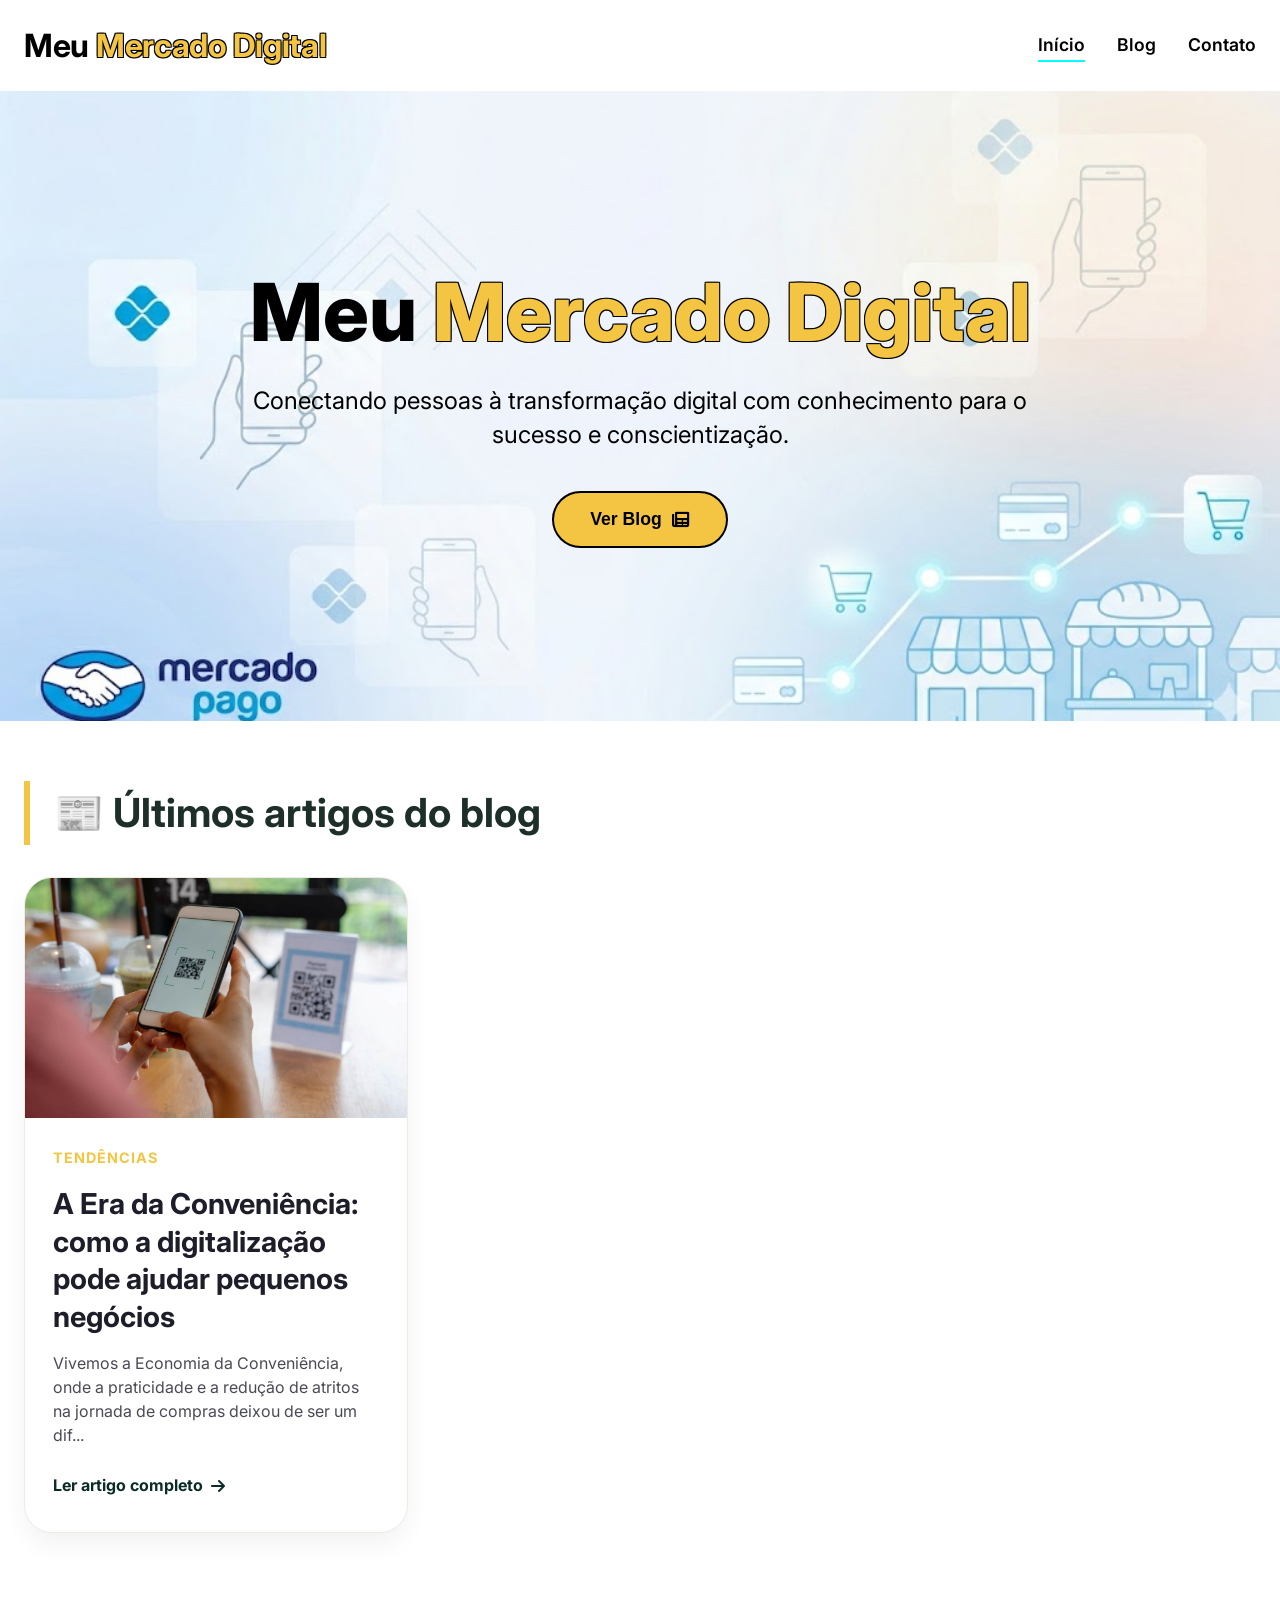
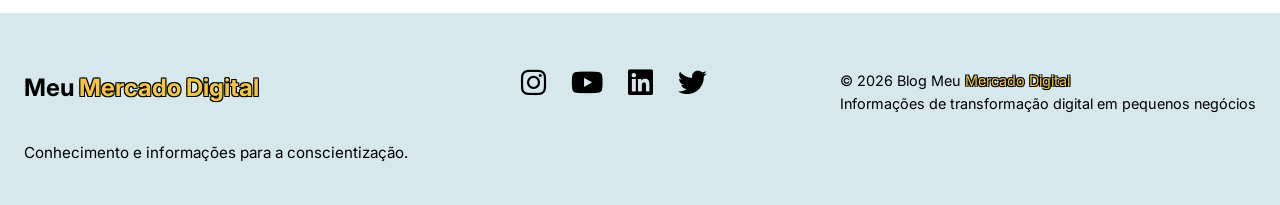
<file: index.html>
<!DOCTYPE html>
<html lang="pt-br">
<head>
    <meta charset="UTF-8">
    <meta name="viewport" content="width=device-width, initial-scale=1.0, viewport-fit=cover">
    <title>Meu Mercado Digital | Transformação Digital para Pequenos Negócios</title>
    <link rel="stylesheet" type="text/css" href="Meu_Mercado_Digital.css">
    <script src="Meu_Mercado_Digital.js" type="text/javascript" defer></script>
    <meta name="description" content="Conectando empreendedores à transformação digital com conhecimento técnico e estratégias práticas para o seu sucesso. Blog sobre Pix, Mercado Pago e digitalização.">
    <link rel="preconnect" href="https://fonts.googleapis.com">
    <link rel="preconnect" href="https://fonts.gstatic.com" crossorigin>
    <link href="https://fonts.googleapis.com/css2?family=Inter:opsz,wght@14..32,300;14..32,400;14..32,500;14..32,600;14..32,700;14..32,800&display=swap" rel="stylesheet">
    <link rel="stylesheet" href="https://cdnjs.cloudflare.com/ajax/libs/font-awesome/6.0.0-beta3/css/all.min.css">
</head>
<body>
<header class="main-header">
    <div class="container header-flex">
        <div class="logo">
            <h1>Meu <span>Mercado Digital</span></h1>
        </div>
        <nav>
            <ul class="nav-links">
                <li><a data-nav="home" class="active">Início</a></li>
                <li><a data-nav="blog">Blog</a></li>
                <li><a data-nav="contato">Contato</a></li>
            </ul>
        </nav>
    </div>
</header>

<main id="app-root">
    <!-- O conteúdo será injetado dinamicamente via JS -->
</main>

<footer class="main-footer">
    <div class="container footer-flex">
        <div class="footer-logo">
            <h3>Meu <span>Mercado Digital</span></h3>
            <p><br>Conhecimento e informações para a conscientização.</p>
        </div>
        <div class="social">
            <i class="fab fa-instagram"></i>
            <i class="fab fa-youtube"></i>
            <i class="fab fa-linkedin"></i>
            <i class="fab fa-twitter"></i>
        </div>
        <div>
            <p>© 2026 Blog Meu <span>Mercado Digital</span><br> Informações de transformação digital em pequenos negócios</p>
        </div>
    </div>
</footer>
</body>
</html>
</file>
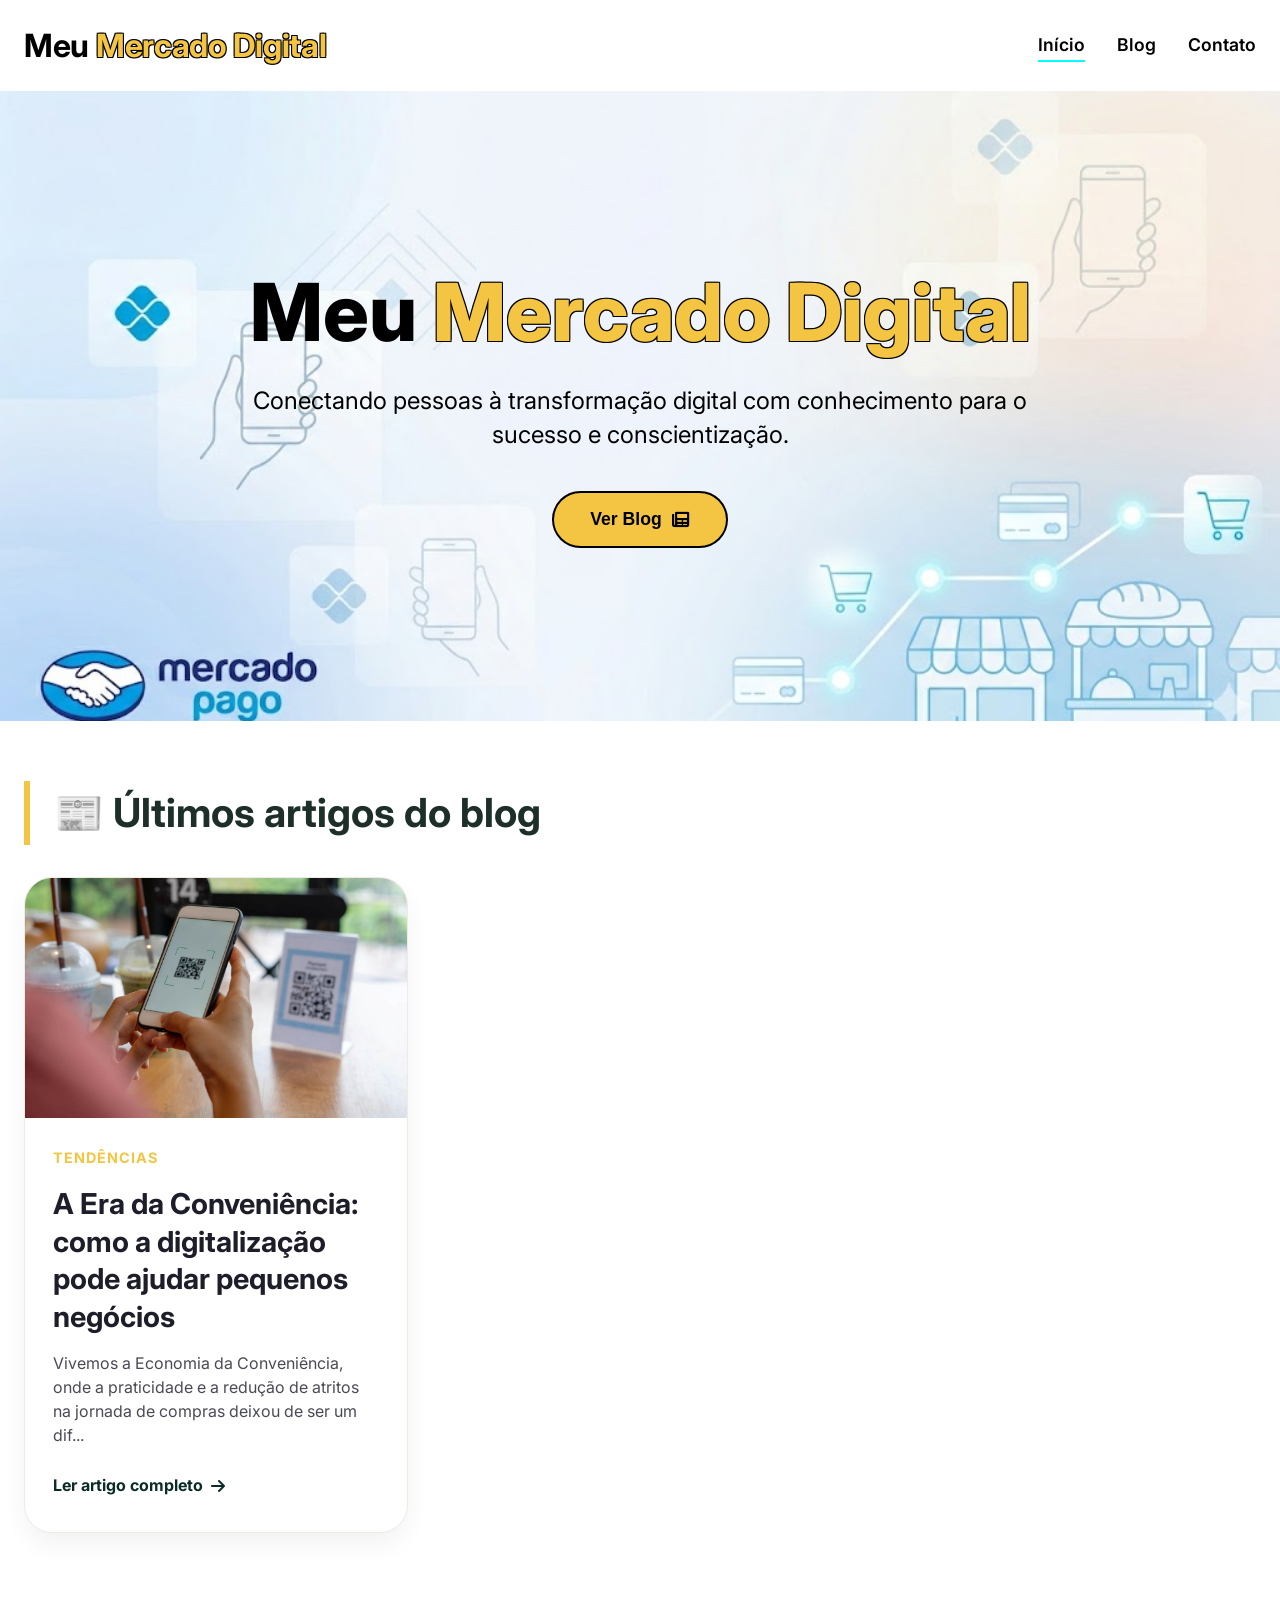
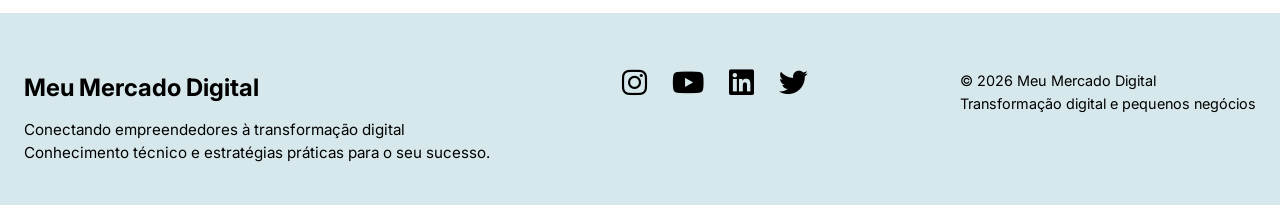
<file: Meu_Mercado_Digital.html>
<!DOCTYPE html>
<html lang="pt-br">
<head>
    <meta charset="UTF-8">
    <meta name="viewport" content="width=device-width, initial-scale=1.0, viewport-fit=cover">
    <title>Meu Mercado Digital | Transformação Digital para Pequenos Negócios</title>
    <link rel="stylesheet" type="text/css" href="Meu_Mercado_Digital.css">
    <script src="Meu_Mercado_Digital.js" type="text/javascript" defer></script>
    <meta name="description" content="Conectando empreendedores à transformação digital com conhecimento técnico e estratégias práticas para o seu sucesso. Blog sobre Pix, Mercado Pago e digitalização.">
    <link rel="preconnect" href="https://fonts.googleapis.com">
    <link rel="preconnect" href="https://fonts.gstatic.com" crossorigin>
    <link href="https://fonts.googleapis.com/css2?family=Inter:opsz,wght@14..32,300;14..32,400;14..32,500;14..32,600;14..32,700;14..32,800&display=swap" rel="stylesheet">
    <link rel="stylesheet" href="https://cdnjs.cloudflare.com/ajax/libs/font-awesome/6.0.0-beta3/css/all.min.css">
</head>
<body>
<header class="main-header">
    <div class="container header-flex">
        <div class="logo">
            <h1>Meu <span>Mercado Digital</span></h1>
        </div>
        <nav>
            <ul class="nav-links">
                <li><a data-nav="home" class="active">Início</a></li>
                <li><a data-nav="blog">Blog</a></li>
                <li><a data-nav="contato">Contato</a></li>
            </ul>
        </nav>
    </div>
</header>

<main id="app-root">
    <!-- O conteúdo será injetado dinamicamente via JS -->
</main>

<footer class="main-footer">
    <div class="container footer-flex">
        <div class="footer-logo">
            <h3>Meu Mercado Digital</h3>
            <p>Conectando empreendedores à transformação digital<br>Conhecimento técnico e estratégias práticas para o seu sucesso.</p>
        </div>
        <div class="social">
            <i class="fab fa-instagram"></i>
            <i class="fab fa-youtube"></i>
            <i class="fab fa-linkedin"></i>
            <i class="fab fa-twitter"></i>
        </div>
        <div>
            <p>© 2026 Meu Mercado Digital<br>Transformação digital e pequenos negócios</p>
        </div>
    </div>
</footer>
</body>
</html>
</file>
<file: Meu_Mercado_Digital.css>
* {
    margin: 0;
    padding: 0;
    box-sizing: border-box;
}

body {
    font-family: 'Inter', sans-serif;
    background: white;
    color: #1e1e2a;
    line-height: 1.6;
    scroll-behavior: smooth;
    font-size: 18px;
}

.container {
    max-width: 1280px;
    margin: 0 auto;
    padding: 0 24px;
}

/* Header */
.main-header {
    background: linear-gradient(240deg, #ffffff 0%, #ffffff 300%, #ffffff 50%);
    color: #000000;
    padding: 20px 0;
    position: sticky;
    top: 0;
    z-index: 100;
}

.header-flex {
    display: flex;
    justify-content: space-between;
    align-items: center;
    flex-wrap: wrap;
    gap: 20px;
}

.logo h1 {
    font-size: 2rem;
    font-weight: 700;
    letter-spacing: -0.3px;
}

.logo span {
    color: #f4c542;
    text-shadow: -1px -1px 0 black, 1px -1px 0 black, -1px 1px 0 black, 1px 1px 0 black;
}

.nav-links {
    display: flex;
    gap: 32px;
    list-style: none;
}

.nav-links a {
    color: #000000;
    text-decoration: none;
    font-weight: 600;
    transition: 0.2s;
    border-bottom: 2px solid transparent;
    padding-bottom: 5px;
    cursor: pointer;
    font-size: 1.1rem;
}

.nav-links a:hover, .nav-links a.active {
    border-bottom-color: cyan;
    color: black;
}

/* Hero Section - estilo da imagem "Meu Mercado Digital" */
.hero-digital {
    background:url('IMAGENS/logo_certa.jpeg');
    background-size: cover;
    background-position: center center;
    background-repeat: no-repeat;
    min-height: 70vh;
    display: flex;
    align-items: center;
    position: relative;
    overflow: hidden;
    text-align: center;
}

.hero-digital::before {
    content: '';
    position: absolute;
    top: 0;
    left: 0;
    right: 0;
    bottom: 0;
    background: url('data:image/svg+xml;utf8,<svg xmlns="http://www.w3.org/2000/svg" viewBox="0 0 100 100" opacity="0.05"><path fill="none" stroke="white" stroke-width="0.5" d="M10,10 L90,10 M10,20 L90,20 M10,30 L90,30 M10,40 L90,40 M10,50 L90,50 M10,60 L90,60 M10,70 L90,70 M10,80 L90,80 M10,90 L90,90 M10,10 L10,90 M20,10 L20,90 M30,10 L30,90 M40,10 L40,90 M50,10 L50,90 M60,10 L60,90 M70,10 L70,90 M80,10 L80,90 M90,10 L90,90"/></svg>');
    background-size: 30px;
    pointer-events: none;
}

.hero-digital .container {
    position: relative;
    z-index: 2;
    display: flex;
    flex-direction: column;
    align-items: center;
    justify-content: center;
    width: 100%;
}

.hero-badge {
    display: inline-block;
    background: #f4c542;
    backdrop-filter: blur(4px);
    padding: 8px 20px;
    border-radius: 50px;
    font-size: 1rem;
    font-weight: 600;
    color: black;
    margin-bottom: 24px;
    border: 1px solid black;
}

.hero-digital h1 {
    font-size: 5rem;
    font-weight: 800;
    color: black;
    line-height: 1.2;
    margin-bottom: 24px;
}
.hero-digital span {
    font-size: 5rem;
    font-weight: 800;
    color: #f4c542;
    text-shadow: -1px -1px 0 black, 1px -1px 0 black, -1px 1px 0 black, 1px 1px 0 black;
    line-height: 1.2;
    margin-bottom: 24px;
}

.hero-digital .hero-subtitle {
    font-size: 1.5rem;
    color: black;
    margin-bottom: 40px;
    max-width: 800px;
    line-height: 1.4;
}

.hero-buttons {
    display: flex;
    gap: 20px;
    flex-wrap: wrap;
    justify-content: center;
}

.btn-primary {
    background: #f4c542;
    color: #0b2b26;
    padding: 16px 36px;
    border-radius: 50px;
    font-weight: 700;
    text-decoration: none;
    transition: all 0.3s;
    display: inline-flex;
    align-items: center;
    gap: 10px;
    border: 1px solid black;
    cursor: pointer;
    font-size: 1.1rem;
}

.btn-primary:hover {
    background: #e0b032;
    transform: translateY(-2px);
    box-shadow: 0 8px 20px rgba(244, 197, 66, 0.3);
}

.btn-secondary {
    background: #f4c542;
    color: black;
    padding: 16px 36px;
    border-radius: 50px;
    font-weight: 700;
    text-decoration: none;
    transition: all 0.3s;
    display: inline-flex;
    align-items: center;
    gap: 10px;
    border: 2px solid black;
    cursor: pointer;
    font-size: 1.1rem;
}

.btn-secondary:hover {
    border-color: rgb(0, 0, 0);
    background: #d6e8eb;
    transform: translateY(-2px);
}

/* Seção de destaques */
.highlights {
    padding: 80px 0;
    background: white;
}

.highlights-grid {
    display: grid;
    grid-template-columns: repeat(auto-fit, minmax(260px, 1fr));
    gap: 40px;
    margin-top: 30px;
}

.highlight-card {
    text-align: center;
    padding: 40px 24px;
    background: #fefaf5;
    border-radius: 24px;
    transition: all 0.3s;
    border: 1px solid #efe5db;
}

.highlight-card:hover {
    transform: translateY(-5px);
    box-shadow: 0 12px 28px rgba(0,0,0,0.08);
    border-color: #f4c542;
}

.highlight-icon {
    width: 80px;
    height: 80px;
    background: #0b2b26;
    border-radius: 50%;
    display: flex;
    align-items: center;
    justify-content: center;
    margin: 0 auto 24px;
}

.highlight-icon i {
    font-size: 2.5rem;
    color: #f4c542;
}

.highlight-card h3 {
    font-size: 1.6rem;
    margin-bottom: 16px;
    color: #0b2b26;
}

.highlight-card p {
    color: #5a5a6e;
    font-size: 1rem;
    line-height: 1.5;
}

/* Seção do Blog */
.section-title {
    font-size: 2.5rem;
    font-weight: 700;
    margin: 60px 0 32px 0;
    border-left: 6px solid #f4c542;
    padding-left: 24px;
    color: #1e2f2a;
}

.blog-grid {
    display: grid;
    grid-template-columns: repeat(auto-fill, minmax(360px, 1fr));
    gap: 40px;
    margin-bottom: 80px;
    justify-items: center; /* Centraliza horizontalmente */
    align-items: center; /* Centraliza verticalmente */
}

.post-card {
    background: white;
    border-radius: 28px;
    overflow: hidden;
    box-shadow: 0 12px 24px rgba(0,0,0,0.05);
    transition: transform 0.2s, box-shadow 0.2s;
    cursor: pointer;
    border: 1px solid #efebe4;
}

.post-card:hover {
    transform: translateY(-6px);
    box-shadow: 0 24px 36px rgba(0,0,0,0.1);
}

.card-img {
    height: 240px;
    background-size: cover;
    background-position: center;
    background-color: #d9d2c5;
}

.card-img-1 { background-image: url('IMAGENS/blogFoto.jpeg'); background-size: cover; background-position: center; }

.card-content {
    padding: 28px 28px 32px;
}

.card-category {
    font-size: 0.9rem;
    text-transform: uppercase;
    letter-spacing: 1px;
    color: #f4c542;
    font-weight: 700;
}

.card-content h3 {
    font-size: 1.8rem;
    margin: 16px 0 16px;
    font-weight: 700;
    line-height: 1.3;
}

.card-content p {
    color: #4a4a55;
    margin-bottom: 24px;
    font-size: 1rem;
    line-height: 1.5;
}

.read-more {
    font-weight: 700;
    color: #0b2b26;
    display: inline-flex;
    align-items: center;
    gap: 8px;
    transition: gap 0.2s;
    font-size: 1rem;
}

.post-card:hover .read-more {
    gap: 12px;
    color: #f4c542;
}

/* Artigo completo */
.article-full {
    background: white;
    border-radius: 32px;
    padding: 56px 48px;
    margin: 60px 0 80px;
    box-shadow: 0 8px 28px rgba(0,0,0,0.04);
    border: 1px solid #eae3d8;
    animation: fadeSlide 0.35s ease-out;
}

.article-full h1 {
    font-size: 3rem;
    font-weight: 800;
    margin-bottom: 24px;
    color: #0b2b26;
    line-height: 1.3;
}

.article-meta {
    display: flex;
    gap: 28px;
    font-size: 1rem;
    color: #6f6f7a;
    border-bottom: 1px solid #ece3d8;
    padding-bottom: 24px;
    margin-bottom: 40px;
}

.article-body p {
    font-size: 1.2rem;
    margin-bottom: 1.8rem;
    color: #2d2d38;
    line-height: 1.7;
}

.article-body blockquote {
    background: #f8f3ed;
    padding: 24px 32px;
    border-left: 6px solid #f4c542;
    font-style: italic;
    margin: 32px 0;
    border-radius: 20px;
    font-weight: 500;
    color: #2c4b3e;
    font-size: 1.2rem;
    line-height: 1.6;
}

.stats-highlight {
    background: #f0efe7;
    border-radius: 28px;
    padding: 36px;
    margin: 40px 0;
    display: flex;
    flex-wrap: wrap;
    justify-content: space-between;
    gap: 28px;
    text-align: center;
}

.stat-item {
    background: white;
    padding: 20px 24px;
    border-radius: 30px;
    box-shadow: 0 4px 12px rgba(0,0,0,0.02);
    min-width: 160px;
    flex: 1;
}
.stat-item h3 {
    font-size: 2.5rem;
    color: #b95f2e;
    margin-bottom: 8px;
}

.stat-item span {
    font-size: 1rem;
}

.article-img-placeholder {
    background: #dacfb9;
    border-radius: 32px;
    height: 240px;
    display: flex;
    align-items: center;
    justify-content: center;
    margin: 40px 0;
    color: #5e4b34;
    font-weight: 500;
    font-size: 1.2rem;
}

.back-home {
    display: inline-block;
    margin-top: 36px;
    background: #f4c542;
    color: black;
    padding: 14px 32px;
    border-radius: 50px;
    text-decoration: none;
    font-weight: 600;
    border: none;
    cursor: pointer;
    font-family: inherit;
    transition: background 0.2s;
    font-size: 1rem;
}
.back-home:hover { background: #d6e8eb; }

/* Página Sobre/Contato */
.page-card {
    background: white;
    border-radius: 32px;
    padding: 48px;
    margin: 60px 0;
    box-shadow: 0 8px 20px rgba(0,0,0,0.03);
    animation: fadeSlide 0.35s ease-out;
}
.page-card h1 { 
    color: #0b2b26; 
    margin-bottom: 24px;
    font-size: 2.5rem;
}

.page-card p {
    font-size: 1.1rem;
    line-height: 1.6;
    margin-bottom: 20px;
}

form input, form textarea {
    width: 100%;
    padding: 18px 24px;
    border-radius: 40px;
    border: 1px solid #ddd;
    font-size: 1rem;
    font-family: inherit;
}
form textarea { border-radius: 28px; resize: vertical; }
form button {
    background: #f4c542;
    color: rgb(0, 0, 0);
    border-color: black;
    padding: 16px;
    border-radius: 50px;
    font-weight: 700;
    cursor: pointer;
    transition: 0.2s;
    font-size: 1.1rem;
}
form button:hover { background: #d6e8eb; }

/* Footer */
.main-footer {
    background: #d6e8eb;
    color: #000000;
    padding: 56px 0 40px;
    margin-top: 80px;
}
.footer-flex {
    display: flex;
    justify-content: space-between;
    flex-wrap: wrap;
    gap: 40px;
}
.footer-logo h3 { 
    color: #000000;
    font-size: 1.5rem;
    margin-bottom: 12px;
}

.main-footer span {
    color: #f4c542;
    text-shadow: -1px -1px 0 black, 1px -1px 0 black, -1px 1px 0 black, 1px 1px 0 black;
}

.footer-logo p {
    font-size: 0.95rem;
    line-height: 1.5;
}

.social i {
    font-size: 1.8rem;
    margin-right: 20px;
    text-align: center;
    color: #000000;
    transition: color 0.2s;
    cursor: pointer;
}
.social i:hover { color: #f4c542; }

.footer-flex div:last-child p {
    font-size: 0.9rem;
}

@keyframes fadeSlide {
    from { opacity: 0; transform: translateY(18px); }
    to { opacity: 1; transform: translateY(0); }
}

@media (max-width: 780px) {
    .container { padding: 0 20px; }
    body { font-size: 16px; }
    .hero-digital h1 { font-size: 2.8rem; }
    .hero-digital .hero-subtitle { font-size: 1.2rem; }
    .hero-digital { min-height: 80vh; }
    .section-title { font-size: 2rem; }
    .article-full { padding: 32px 24px; }
    .article-full h1 { font-size: 2rem; }
    .article-body p { font-size: 1rem; }
    .nav-links { gap: 16px; }
    .nav-links a { font-size: 0.95rem; }
    .blog-grid { grid-template-columns: 1fr; }
    .highlights-grid { grid-template-columns: 1fr; }
    .card-content h3 { font-size: 1.5rem; }
    .page-card { padding: 32px 24px; }
    .page-card h1 { font-size: 2rem; }
    .stats-highlight { padding: 24px; }
    .stat-item h3 { font-size: 2rem; }
}
</file>
